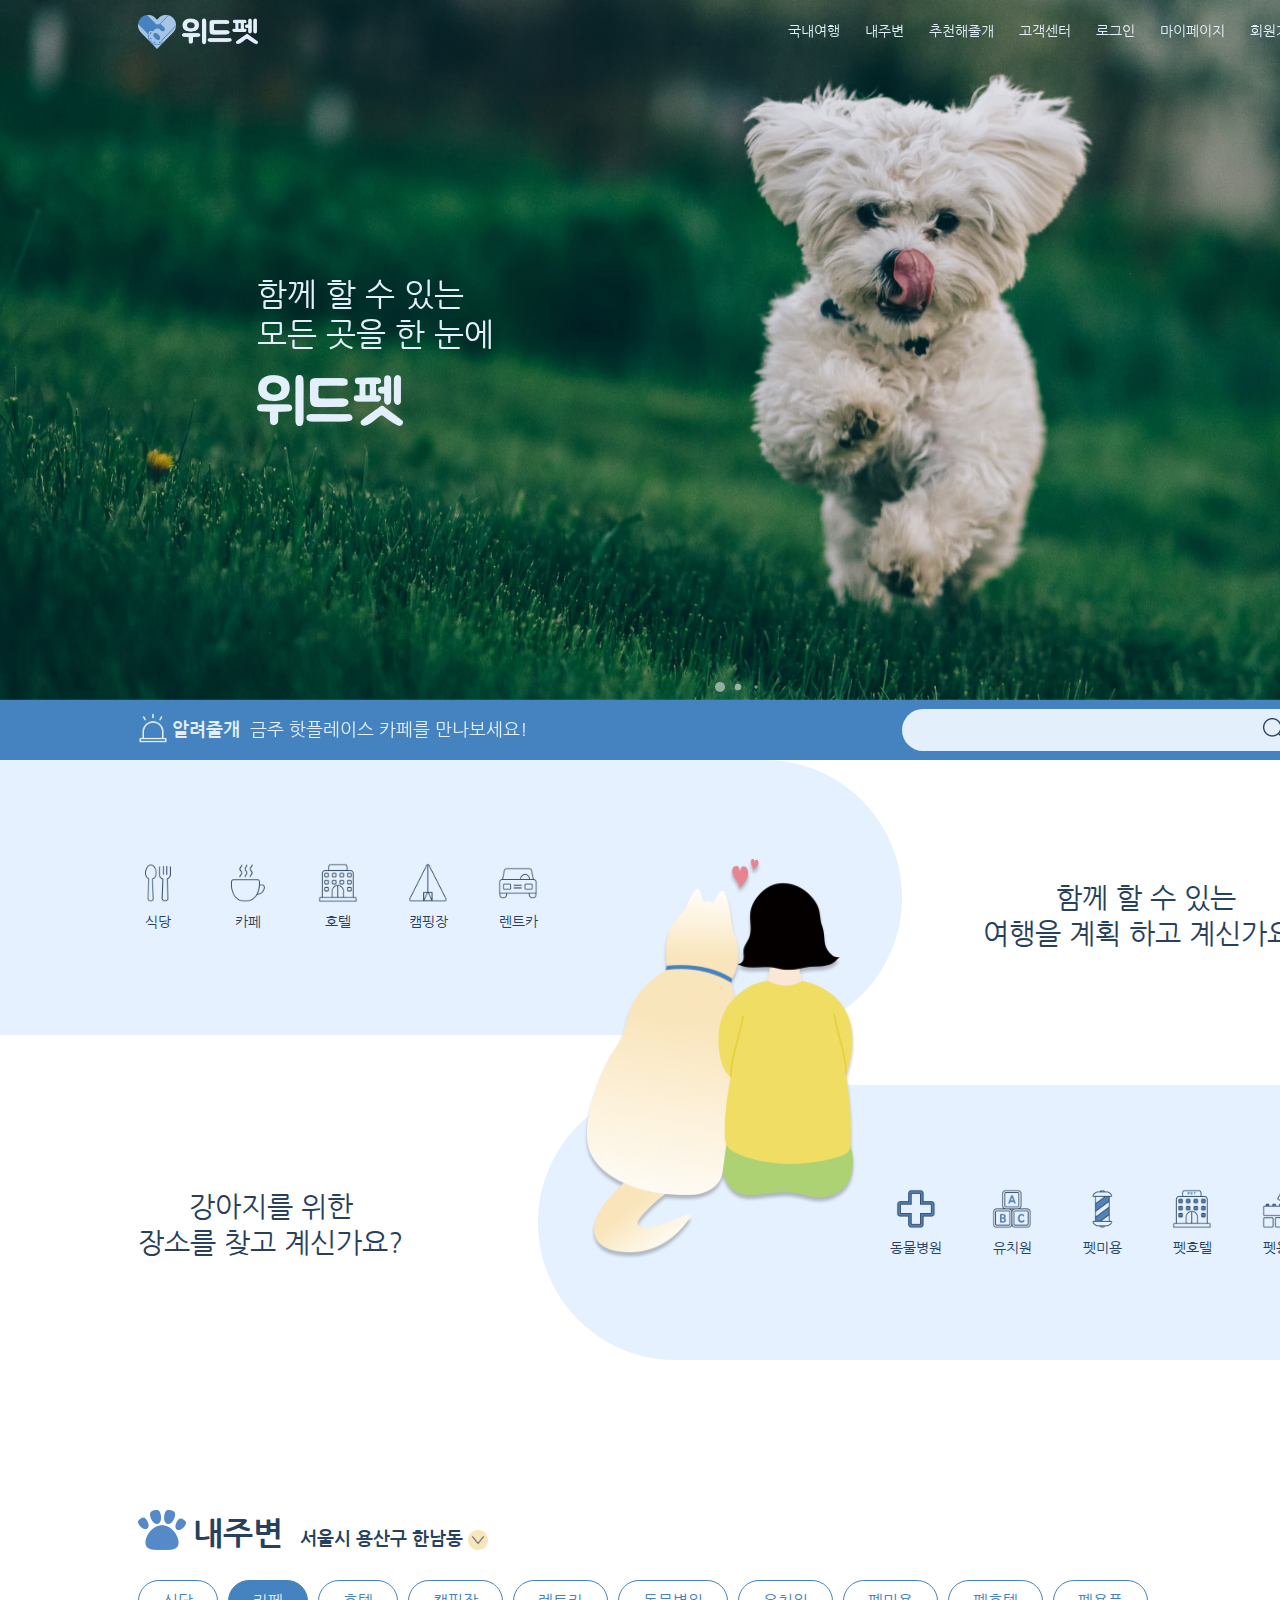
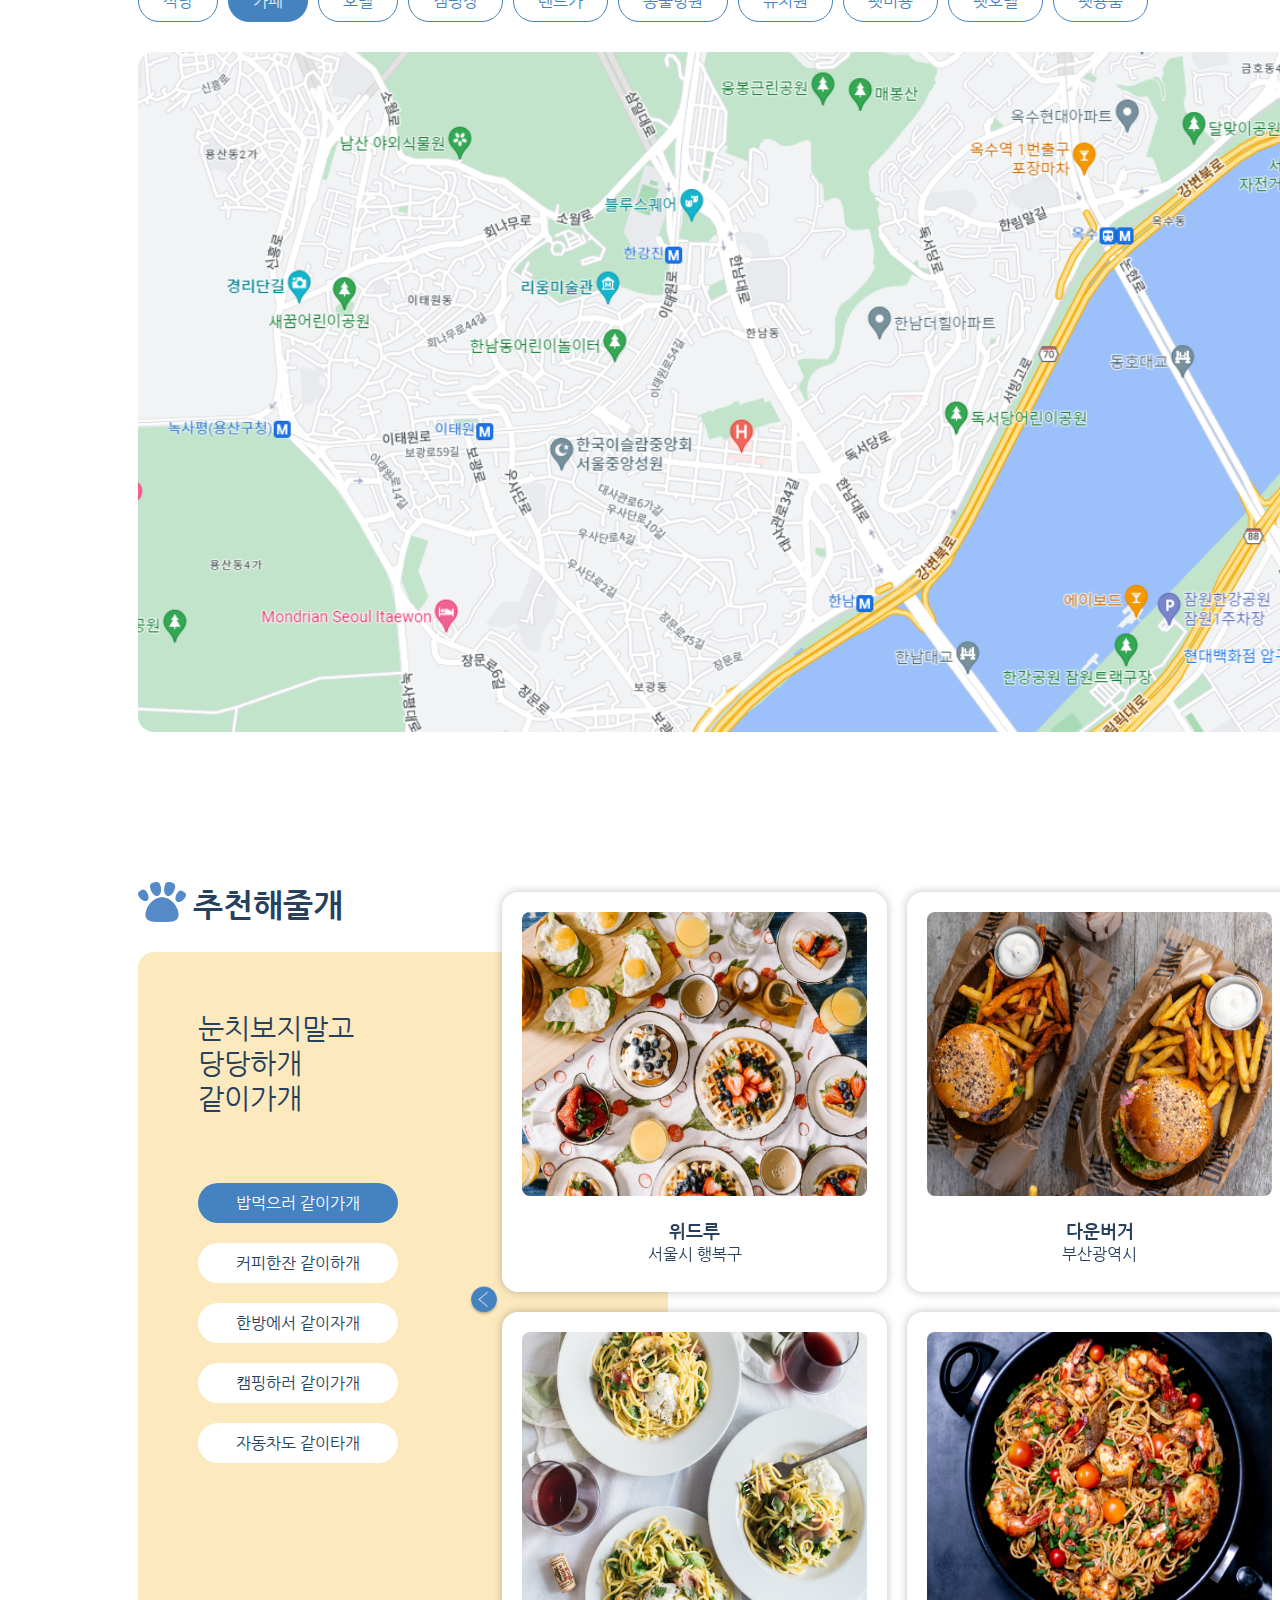
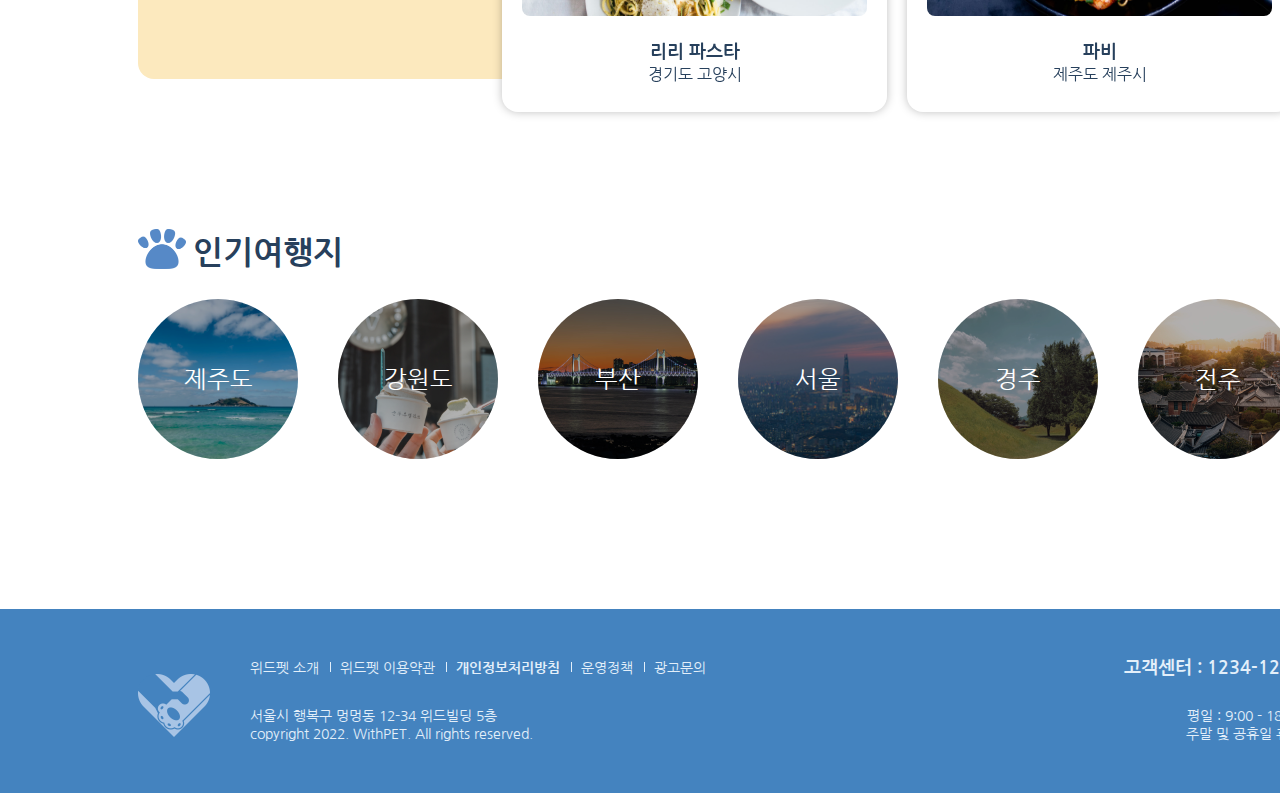
<file: index.html>
<!DOCTYPE html>
<html lang="ko">
<head>
    <meta charset="UTF-8">
    <meta http-equiv="X-UA-Compatible" content="IE=edge">
    <meta name="viewport" content="width=device-width, initial-scale=1.0">
    <title>위드펫-web</title>
    <link rel="stylesheet" href="css/reset.css">
    <link rel="stylesheet" href="https://unpkg.com/swiper/swiper-bundle.min.css"/>
    <link rel="stylesheet" href="css/basic.css">
    <script src="js/prefixfree.dynamic-dom.min.js"></script>
    <script src="https://unpkg.com/swiper/swiper-bundle.min.js"></script>
    <script src="js/jquery-3.6.0.min.js"></script>
    <script>
        var UserAgent = navigator.userAgent; 
            if (UserAgent.match(/iPhone|ipad|Android|Windows CE|BlackBerry|Symbian|Windows Phone|webOS|Opera Mini|Opera Mobi|POLARIS|IEMobile|lgtelecom|nokia|SonyEricsson/i) != null || UserAgent.match(/LG|SAMSUNG|Samsung/) != null)
            {
            location.href = "https://gaaiiinnnn.github.io/withpet_mobile/";    /* 모바일 홈페이지 경로 */
            }
    </script>
    <script defer src="js/main.js"></script>
</head>
<body>
    <header>
        <div class="header_wrap center">
            <h1>위드펫</h1>
            <ul>
                <li>
                    <a href="#">국내여행</a>
                </li>
                <li>
                    <a href="#">내주변</a>
                </li>
                <li>
                    <a href="#">추천해줄개</a>
                </li>
                <li>
                    <a href="#">고객센터</a>
                </li>
                <li class="login">
                    <a href="#">로그인</a>
                </li>
                <li>
                    <a href="#">마이페이지</a>
                </li>
                <li>
                    <a href="#">회원가입</a>
                </li>
            </ul>
        </div>
    </header>


    <div class="swiper main_slider">
        <div class="txt">
            <p>함께 할 수 있는<br>
            모든 곳을 한 눈에</p>
            <h3>위드펫</h3>
        </div>
        <div class="swiper-wrapper">
            <div class="swiper-slide">
                <img src="img/slide.jpg" alt="메인이미지1">
            </div>
            <div class="swiper-slide">
                <img src="img/slide2.jpg" alt="메인이미지2">
            </div>
            <div class="swiper-slide">
                <img src="img/slide3.jpg" alt="메인이미지3">
            </div>
            <div class="swiper-slide">
                <img src="img/slide4.jpg" alt="메인이미지4">
            </div>
            <div class="swiper-slide">
                <img src="img/slide5.jpg" alt="메인이미지5">
            </div>
            <div class="swiper-slide">
                <img src="img/slide6.jpg" alt="메인이미지6">
            </div>
        </div>
        <div class="swiper-pagination"></div>
    </div>
    

    
    <div class="menu_bottom">
        <div class="menu center">
            <div class="notice">
                <a href="#">
                    <img src="img/notice_w_b.png" alt="알립니다">
                    <span>알려줄개</span>
                </a>
            </div>
            <div class="swiper notice_slide">
                <div class="swiper-wrapper">
                    <div class="swiper-slide">
                        <p>국내 인기 여행지 우리집 댕댕이와 함께하세요</p>
                    </div>
                    <div class="swiper-slide">
                        <p>금주 핫플레이스 카페를 만나보세요!</p>
                    </div>
                    <div class="swiper-slide">
                        <p>우리집 댕댕이 자랑하고 숙박권 받아가세요</p>
                    </div>
                </div>
            </div>
            <div class="search">
                <input type="text">
                <img src="img/search.png" alt="검색">
            </div>
        </div>
    </div>

    <section>
        <article class="article1">
            <div class="together"></div>
            <div class="withpet">
                <ul>
                    <li>
                        <a href="#">
                            <img src="img/restaurant.png" alt="식당">
                            <span>식당</span>
                        </a>
                    </li>
                    <li>
                        <a href="#">
                            <img src="img/cafe.png" alt="카페">
                            <span>카페</span>
                        </a>
                    </li>
                    <li>
                        <a href="#">
                            <img src="img/hotel.png" alt="호텔">
                            <span>호텔</span>
                        </a>
                    </li>
                    <li>
                        <a href="#">
                            <img src="img/camping.png" alt="캠핑장">
                            <span>캠핑장</span>
                        </a>
                    </li>
                    <li>
                        <a href="#">
                            <img src="img/car.png" alt="렌트카">
                            <span>렌트카</span>
                        </a>
                    </li>
                </ul>
                <p>함께 할 수 있는<br>여행을 계획 하고 계신가요?</p>
            </div>
            <div class="onlypet">
                <ul>
                    <li>
                        <a href="#">
                            <img src="img/hospital_pet.png" alt="동물병원">
                            <span>동물병원</span>
                        </a>
                    </li>
                    <li>
                        <a href="#">
                            <img src="img/kindergarten_pet.png" alt="유치원">
                            <span>유치원</span>
                        </a>
                    </li>
                    <li>
                        <a href="#">
                            <img src="img/beauty_pet.png" alt="펫미용">
                            <span>펫미용</span>
                        </a>
                    </li>
                    <li>
                        <a href="#">
                            <img src="img/hotel_pet.png" alt="펫호텔">
                            <span>펫호텔</span>
                        </a>
                    </li>
                    <li>
                        <a href="#">
                            <img src="img/toy_pet.png" alt="펫용품">
                            <span>펫용품</span>
                        </a>
                    </li>
                </ul>
                <p>강아지를 위한<br>장소를 찾고 계신가요?</p>
            </div>
        </article>

        <article class="article2 center">
            <div class="around">
                <div class="title">
                    <h2>
                        <img src="img/point.png" alt="">
                        <span>내주변</span>
                        <a href="#">서울시 용산구 한남동</a>
                    </h2>
                </div>
                <ul>
                    <li>
                        <a href="#">식당</a>
                    </li>
                    <li class="active">
                        <a href="#">카페</a>
                    </li>
                    <li>
                        <a href="#">호텔</a>
                    </li>
                    <li>
                        <a href="#">캠핑장</a>
                    </li>
                    <li>
                        <a href="#">렌트카</a>
                    </li>
                    <li>
                        <a href="#">동물병원</a>
                    </li>
                    <li>
                        <a href="#">유치원</a>
                    </li>
                    <li>
                        <a href="#">펫미용</a>
                    </li>
                    <li>
                        <a href="#">펫호텔</a>
                    </li>
                    <li>
                        <a href="#">펫용품</a>
                    </li>
                </ul>
            </div>
            <div class="map"></div>
        </article>

        <article class="article3 center">
            <div class="recommend">
                <div class="title">
                    <h2>
                        <img src="img/point.png" alt="">
                        <span>추천해줄개</span>
                    </h2>
                </div>
                <div class="left">
                    <div class="left_txt">
                        <p>눈치보지말고<br>당당하개<br>같이가개</p>
                    </div>
                    <ul class="tabs_menu">
                        <li class="active">
                            <a href="#">밥먹으러 같이가개</a>
                        </li>
                        <li>
                            <a href="#">커피한잔 같이하개</a>
                        </li>
                        <li>
                            <a href="#">한방에서 같이자개</a>
                        </li>
                        <li>
                            <a href="#">캠핑하러 같이가개</a>
                        </li>
                        <li>
                            <a href="#">자동차도 같이타개</a>
                        </li>
                    </ul>
                </div>
            <div class="tabs_body">
                <div class="swiper right food">
                    <div class="swiper-wrapper">
                        <div class="swiper-slide">
                            <ul>
                                <li class="hotel1">
                                    <a href="#">
                                        <img src="img/food1.jpg" alt="위드호텔">
                                        <span class="name">위드루</span>
                                        <span class="place">서울시 행복구</span>
                                    </a>
                                </li>
                                <li class="hotel3">
                                    <a href="#">
                                        <img src="img/food2.jpg" alt="천동펜션">
                                        <span class="name">리리 파스타</span>
                                        <span class="place">경기도 고양시</span>
                                    </a>
                                </li>
                            </ul>
                        </div>
                        <div class="swiper-slide">
                            <ul>
                                <li class="hotel2"> 
                                    <a href="#">
                                        <img src="img/food3.jpg" alt="더룸">
                                        <span class="name">다운버거</span>
                                        <span class="place">부산광역시</span>
                                    </a>
                                </li>
                                <li class="hotel4">
                                    <a href="#">
                                        <img src="img/food4.jpg" alt="우프리조트">
                                        <span class="name">파비</span>
                                        <span class="place">제주도 제주시</span>
                                    </a>
                                </li>
                            </ul>
                        </div>
                        <div class="swiper-slide">
                            <ul>
                                <li class="hotel1">
                                    <a href="#">
                                        <img src="img/food5.jpg" alt="사니 독채펜션">
                                        <span class="name">꼬치도둑</span>
                                        <span class="place">경상남도 남해군</span>
                                    </a>
                                </li>
                                <li class="hotel3">
                                    <a href="#">
                                        <img src="img/food6.jpg" alt="한리조트">
                                        <span class="name">한아치킨</span>
                                        <span class="place">서울시 용산구</span>
                                    </a>
                                </li>
                            </ul>
                        </div>
                        <div class="swiper-slide">
                            <ul>
                                <li class="hotel2"> 
                                    <a href="#">
                                        <img src="img/food7.jpg" alt="더룸">
                                        <span class="name">이니분식</span>
                                        <span class="place">서울시 성북구</span>
                                    </a>
                                </li>
                                <li class="hotel4">
                                    <a href="#">
                                        <img src="img/food8.jpg" alt="우프리조트">
                                        <span class="name">숙성중</span>
                                        <span class="place">제주도 서귀포시</span>
                                    </a>
                                </li>
                            </ul>
                        </div>
                    </div>
                </div>
                <div class="swiper right">
                    <div class="swiper-wrapper">
                        <div class="swiper-slide">
                            <ul>
                                <li class="list1">
                                    <a href="#">
                                        <img src="img/cafe1.jpg" alt="위드호텔">
                                        <span class="name">로드 커피</span>
                                        <span class="place">서울시 행복구</span>
                                    </a>
                                </li>
                                <li class="list3">
                                    <a href="#">
                                        <img src="img/cafe2.jpg" alt="천동펜션">
                                        <span class="name">카페 천동</span>
                                        <span class="place">강원도 인제군</span>
                                    </a>
                                </li>
                            </ul>
                        </div>
                        <div class="swiper-slide">
                            <ul>
                                <li class="list2"> 
                                    <a href="#">
                                        <img src="img/cafe3.jpg" alt="더룸">
                                        <span class="name">더카페</span>
                                        <span class="place">제주도 서귀포시</span>
                                    </a>
                                </li>
                                <li class="list4">
                                    <a href="#">
                                        <img src="img/cafe4.jpg" alt="우프리조트">
                                        <span class="name">좋은날</span>
                                        <span class="place">제주도 제주시</span>
                                    </a>
                                </li>
                            </ul>
                        </div>
                        <div class="swiper-slide">
                            <ul>
                                <li class="list1">
                                    <a href="#">
                                        <img src="img/cafe5.jpg" alt="사니 독채펜션">
                                        <span class="name">함께 카페</span>
                                        <span class="place">충청남도 홍성군</span>
                                    </a>
                                </li>
                                <li class="list3">
                                    <a href="#">
                                        <img src="img/cafe6.jpg" alt="한리조트">
                                        <span class="name">릭스 커피</span>
                                        <span class="place">강원도 강릉시</span>
                                    </a>
                                </li>
                            </ul>
                        </div>
                        <div class="swiper-slide">
                            <ul>
                                <li class="list2"> 
                                    <a href="#">
                                        <img src="img/cafe7.jpg" alt="더룸">
                                        <span class="name">루니 카페</span>
                                        <span class="place">서울시 성동구</span>
                                    </a>
                                </li>
                                <li class="list4">
                                    <a href="#">
                                        <img src="img/cafe8.jpg" alt="우프리조트">
                                        <span class="name">카페 아늑</span>
                                        <span class="place">서울시 관악구</span>
                                    </a>
                                </li>
                            </ul>
                        </div>
                    </div>
                </div>
                <div class="swiper right">
                    <div class="swiper-wrapper">
                        <div class="swiper-slide">
                            <ul>
                                <li class="list1">
                                    <a href="#">
                                        <img src="img/hotel1.jpg" alt="위드호텔">
                                        <span class="name">위드 호텔</span>
                                        <span class="place">서울시 행복구</span>
                                    </a>
                                </li>
                                <li class="list3">
                                    <a href="#">
                                        <img src="img/hotel3.jpg" alt="천동펜션">
                                        <span class="name">천동 펜션</span>
                                        <span class="place">강원도 인제군</span>
                                    </a>
                                </li>
                            </ul>
                        </div>
                        <div class="swiper-slide">
                            <ul>
                                <li class="list2"> 
                                    <a href="#">
                                        <img src="img/hotel4.jpg" alt="더룸">
                                        <span class="name">더룸</span>
                                        <span class="place">제주도 서귀포시</span>
                                    </a>
                                </li>
                                <li class="list4">
                                    <a href="#">
                                        <img src="img/hotel2.jpg" alt="우프리조트">
                                        <span class="name">우프 리조트</span>
                                        <span class="place">제주도 제주시</span>
                                    </a>
                                </li>
                            </ul>
                        </div>
                        <div class="swiper-slide">
                            <ul>
                                <li class="list1">
                                    <a href="#">
                                        <img src="img/hotel5.jpg" alt="사니 독채펜션">
                                        <span class="name">사니 독채펜션</span>
                                        <span class="place">경상남도 남해군</span>
                                    </a>
                                </li>
                                <li class="list3">
                                    <a href="#">
                                        <img src="img/hotel6.jpg" alt="한리조트">
                                        <span class="name">한리조트</span>
                                        <span class="place">경상남도 통영시</span>
                                    </a>
                                </li>
                            </ul>
                        </div>
                        <div class="swiper-slide">
                            <ul>
                                <li class="list2"> 
                                    <a href="#">
                                        <img src="img/hotel7.jpg" alt="더룸">
                                        <span class="name">비니하우스</span>
                                        <span class="place">서울시 성북구</span>
                                    </a>
                                </li>
                                <li class="list4">
                                    <a href="#">
                                        <img src="img/hotel8.jpg" alt="우프리조트">
                                        <span class="name">안나 호텔</span>
                                        <span class="place">제주도 서귀포시</span>
                                    </a>
                                </li>
                            </ul>
                        </div>
                    </div>
                </div>
                <div class="swiper right">
                    <div class="swiper-wrapper">
                        <div class="swiper-slide">
                            <ul>
                                <li class="list1">
                                    <a href="#">
                                        <img src="img/camping1.jpg" alt="위드호텔">
                                        <span class="name">위위드 캠핑</span>
                                        <span class="place">경기도 양평군</span>
                                    </a>
                                </li>
                                <li class="list3">
                                    <a href="#">
                                        <img src="img/camping2.jpg" alt="천동펜션">
                                        <span class="name">리리 카라반</span>
                                        <span class="place">강원도 인제군</span>
                                    </a>
                                </li>
                            </ul>
                        </div>
                        <div class="swiper-slide">
                            <ul>
                                <li class="list2"> 
                                    <a href="#">
                                        <img src="img/camping3.jpg" alt="더룸">
                                        <span class="name">더 카라반</span>
                                        <span class="place">제주도 서귀포시</span>
                                    </a>
                                </li>
                                <li class="list4">
                                    <a href="#">
                                        <img src="img/camping4.jpg" alt="우프리조트">
                                        <span class="name">숲 캠핑장</span>
                                        <span class="place">제주도 제주시</span>
                                    </a>
                                </li>
                            </ul>
                        </div>
                        <div class="swiper-slide">
                            <ul>
                                <li class="list1">
                                    <a href="#">
                                        <img src="img/camping5.jpg" alt="사니 독채펜션">
                                        <span class="name">멍멍 글램핑</span>
                                        <span class="place">충청남도 태안군</span>
                                    </a>
                                </li>
                                <li class="list3">
                                    <a href="#">
                                        <img src="img/camping6.jpg" alt="한리조트">
                                        <span class="name">하나 글램핑</span>
                                        <span class="place">경상남도 통영시</span>
                                    </a>
                                </li>
                            </ul>
                        </div>
                        <div class="swiper-slide">
                            <ul>
                                <li class="list2"> 
                                    <a href="#">
                                        <img src="img/camping7.jpg" alt="더룸">
                                        <span class="name">비비 글램핑</span>
                                        <span class="place">경기도 가평군</span>
                                    </a>
                                </li>
                                <li class="list4">
                                    <a href="#">
                                        <img src="img/camping8.jpg" alt="우프리조트">
                                        <span class="name">같이 캠핑</span>
                                        <span class="place">충청남도 태안군</span>
                                    </a>
                                </li>
                            </ul>
                        </div>
                    </div>
                </div>
                <div class="swiper right">
                    <div class="swiper-wrapper">
                        <div class="swiper-slide">
                            <ul>
                                <li class="list1">
                                    <a href="#">
                                        <img src="img/car1.jpg" alt="위드호텔">
                                        <span class="name">라온카</span>
                                        <span class="place">서울시 강서구점</span>
                                    </a>
                                </li>
                                <li class="list3">
                                    <a href="#">
                                        <img src="img/car2.jpg" alt="천동펜션">
                                        <span class="name">사이 렌터카</span>
                                        <span class="place">광주점</span>
                                    </a>
                                </li>
                            </ul>
                        </div>
                        <div class="swiper-slide">
                            <ul>
                                <li class="list2"> 
                                    <a href="#">
                                        <img src="img/car3.jpg" alt="더룸">
                                        <span class="name">더카</span>
                                        <span class="place">강원도 강릉점</span>
                                    </a>
                                </li>
                                <li class="list4">
                                    <a href="#">
                                        <img src="img/car4.jpg" alt="우프리조트">
                                        <span class="name">우프 렌터카</span>
                                        <span class="place">제주도 제주시점</span>
                                    </a>
                                </li>
                            </ul>
                        </div>
                        <div class="swiper-slide">
                            <ul>
                                <li class="list1">
                                    <a href="#">
                                        <img src="img/car5.jpg" alt="사니 독채펜션">
                                        <span class="name">영카</span>
                                        <span class="place">경상남도 남해점</span>
                                    </a>
                                </li>
                                <li class="list3">
                                    <a href="#">
                                        <img src="img/car6.jpg" alt="한리조트">
                                        <span class="name">리아 렌터카</span>
                                        <span class="place">부산 해운대점</span>
                                    </a>
                                </li>
                            </ul>
                        </div>
                        <div class="swiper-slide">
                            <ul>
                                <li class="list2"> 
                                    <a href="#">
                                        <img src="img/car7.jpg" alt="더룸">
                                        <span class="name">한아 렌터카</span>
                                        <span class="place">서울시 성북구점</span>
                                    </a>
                                </li>
                                <li class="list4">
                                    <a href="#">
                                        <img src="img/car8.jpg" alt="우프리조트">
                                        <span class="name">나나 렌터카</span>
                                        <span class="place">제주도 서귀포점</span>
                                    </a>
                                </li>
                            </ul>
                        </div>
                    </div>
                </div>
            </div>
                <div class="swiper-button-next"></div>
                <div class="swiper-button-prev"></div>
            </div>
        </article>

        <article class="article4 center">
            <div class="title">
                <h2>
                    <img src="img/point.png" alt="">
                    <span>인기여행지</span>
                </h2>
            </div>
            <div class="tourist">
                <ul>
                    <li>
                        <a href="#">
                            <img src="img/jeju.jpg" alt="제주도">
                            <span class="bg"></span>
                            <span class="tourist_title">제주도</span>
                        </a>
                    </li>
                    <li>
                        <a href="#">
                            <img src="img/gangwon-do.jpg" alt="강원도">
                            <span class="bg"></span>
                            <span class="tourist_title">강원도</span>
                        </a>
                    </li>
                    <li>
                        <a href="#">
                            <img src="img/busan.jpg" alt="부산">
                            <span class="bg"></span>
                            <span class="tourist_title">부산</span>
                        </a>
                    </li>
                    <li>
                        <a href="#">
                            <img src="img/seoul.jpg" alt="서울">
                            <span class="bg"></span>
                            <span class="tourist_title">서울</span>
                        </a>
                    </li>
                    <li>
                        <a href="#">
                            <img src="img/gyeongju.jpg" alt="경주">
                            <span class="bg"></span>
                            <span class="tourist_title">경주</span>
                        </a>
                    </li>
                    <li>
                        <a href="#">
                            <img src="img/jeonju.jpg" alt="전주">
                            <span class="bg"></span>
                            <span class="tourist_title">전주</span>
                        </a>
                    </li>
                </ul>
            </div>
        </article>
    </section>

    <footer>
        <div class="footer_wrap center">
            <h1>
                <a href="">위드펫</a>
            </h1>
            <div class="footer_left">
                <ul class="left_top">
                    <li>
                        <a href="">위드펫 소개</a>
                    </li>
                    <li>
                        <a href="">위드펫 이용약관</a>
                    </li>
                    <li>
                        <a href=""><strong>개인정보처리방침</strong></a>
                    </li>
                    <li>
                        <a href="">운영정책</a>
                    </li>
                    <li>
                        <a href="">광고문의</a>
                    </li>
                </ul>
                <div class="left_bottom">
                    <p>서울시 행복구 멍멍동 12-34 위드빌딩 5층</p>
                    <p>copyright 2022. WithPET. All rights reserved.</p>
                </div>
            </div>
            <div class="footer_right">
                <p>
                    <span>고객센터 : 1234-1234</span>
                    <span>평일 : 9:00 - 18:00<br>주말 및 공휴일 휴무</span>
                </p>
            </div>
        </div>
    </footer>


</body>
</html>
</file>
<file: css/basic.css>
@charset "UTF-8";
@import url('https://fonts.googleapis.com/css2?family=Nanum+Gothic:wght@400;700;800&display=swap');

body {
    font-family: 'Nanum Gothic', sans-serif;
    color:#27405C;
    width:1440px;
    margin:auto;
}
.center {
    width:1164px;
    margin:auto;
}
ul::after, .article1::after,  .article2::after, .article3::after, .footer_wrap:after {
    display:block;
    content:"";
    clear:both;
}

/* header */
header {
    position:relative;
}
.header_wrap {
    position:absolute;
    top:0px;
    left:138px;
    z-index:10;
    padding-top:15px;
}
.header_wrap::after {
    display:block;
    content:"";
    clear:both;
}
.header_wrap h1 {
    float:left;
    width:120px;
    height:34px;
    background:url('../img/header_logo_2.png') no-repeat 0 0 / 120px 34px;
    text-indent:-9999px;
}
.header_wrap ul {
    float:right;
    padding-top:5px;
}
.header_wrap li {
    float:left;
}
.header_wrap a {
    margin-left:25px;
    color:#E3EFFA;
    font-size:14px;
}

.main_slider {
    position:relative;
    width:1440px;
    height:700px;
}
.main_slider .txt {
    position:absolute;
    top:275px;
    left:257px;
    z-index:10;
}
.main_slider .txt p {
    color:#E3EFFA;
    font-size:32px;
    margin-bottom:20px;
}
.main_slider .txt h3 {
    width:146px;
    height:51px;
    background:url('../img/withpet.png') no-repeat center / 100%;
    text-indent:-9999px;
}
.main_slider .swiper-wrapper {}
.main_slider .swiper-slide {}
.main_slider .swiper-slide img {
    width:100%;
    height:100%;
}
.main_slider .swiper-pagination-bullet {
    background:#fff;
    width:10px;
    height:10px;
    opacity:.5;
}



.menu_bottom {
    width:1440px;
    height:60px;
    background:#4483BF;
}
.menu{}
.menu .notice {
    display:inline-block;
    float:left;
}
.menu .notice a {
    color:#E3EFFA;
    line-height:60px;
}
.menu .notice a img {
    width:30px;
    height:30px;
    margin:0 0 8px 0;
    vertical-align:middle;
}
.menu .notice a span {}
.menu .notice a span {
    font-size:18px;
    font-weight:700;
    margin-right:10px;
}
.notice_slide {
    display:inline-block;
    height:60px;
}
.notice_slide .swiper-wrapper {
    line-height:60px;
    color:#E3EFFA;
}
.notice_slide .swiper-slide p {
    width:100%;
    height:100%;
    font-size:18px;
}

.menu .search {
    position:relative;
    float:right;
    top:9px;
}
.menu .search img {
    position:absolute;
    top:9px;
    right:15px;
    width:24px;
    height:24px;
}
.menu .search input {
    width:400px;
    height:42px;
    border-radius:21px;
    background:#E3EFFA;
    border:0;
    padding:15px;
}
.menu .search input:focus {
    outline:none;
}

section {}

.article1 {
    position:relative;
}
.article1 .together {
    position:absolute;
    top:97px;
    left:50%;
    transform:translateX(-50%);
    width:274px;
    height:405px;
    background:url('../img/together_s.png') center / 100% no-repeat;
}

.article1 ul {}
.article1 li {
    float:left;
    text-align:center;
}
.article1 a {}
.article1 img {
    width:40px;
    height:40px;
}
.article1 span {
    display:block;
    font-size:14px;
    color:#27405C;
    margin-top:10px;
}
.article1 p {
    display:block;
    font-size:28px;
    text-align:center;
    padding-bottom:100px;
    line-height:1.3em;
}

.article1 .withpet {
    width:902px;
    height:275px;
    background:url('../img/Rectangle\ 66.png') 0 0 / 902px 275px;
    padding:103px 0;
}
.withpet ul {
    margin-left:138px;
}
.withpet li {
    margin-right:50px;
}
.withpet a {}
.withpet img {}
.withpet span {}
.withpet p {
    position:absolute;
    top:120px;
    right:132px;
}

.onlypet {
    float:right;
    width:902px;
    height:275px;
    background:url('../img/Rectangle\ 68.png') 0 0 / 902px 275px;
    padding:104px 0;
    margin-top:50px;
}
.onlypet ul {
    position:absolute;
    right:138px;
}
.onlypet li {
    margin-left:50px;
}
.onlypet a {}
.onlypet img {}
.onlypet span {}
.onlypet p {
    position:absolute;
    left:138px;
}


.article2 {
    margin-top:150px;
}
.article2 .around {}
.title {}
.title h2 {}
.title h2 img {
    width:48px;
    height:40px;
    vertical-align:bottom;
}
.title h2 span {
    font-size:32px;
    font-weight:700;
}
.title h2 a {
    font-size:18px;
    margin-left:10px;
    margin-top:2px;
    color:#27405C;
}
.title h2 a::after {
    position:relative;
    top:5px;
    left:5px;
    display:inline-block;
    content:"";
    background:url('../img/arrow_down.png') center center / 100%;
    width:20px;
    height:20px;
}
.around ul {
    margin:30px 0;
}
.around li {
    float:left;
    padding:10px 24px;
    border-radius:100px;
    border:1px solid #4483BF;
    margin-right:10px;
}
.around li.active {
    background:#4483BF;
}
.around li.active a {
    color:#E3EFFA;
}
.around a {
    height:36px;
    color:#4483BF;
}
.around li:hover {
    background:#4483BF;
}
.around li:hover a {
    color:#E3EFFA;
}

.article2 .map {
    width:1164px;
    height:680px;
    border-radius:16px;
    background:url('../img/map.png') no-repeat center / 100%;
}

.article3 {
    position:relative;
    margin-top:150px;
}
.recommend {}
.article3 .left {
    width:530px;
    height:727px;
    background:#FCE9BE;
    border-radius:16px;
    padding:60px;
    margin-top:30px;
}
.left_txt {}
.left_txt p {
    font-size:28px;
}

.left ul {
    margin-top:66px;
}
.left li {
    width:200px;
    height:40px;
    background:#fff;
    border-radius:20px;
    margin-bottom:20px;
    text-align:center;
    z-index:-1;
}
.left li.active {
background:#4483BF;
    color:#fff;
}
.left a {
    line-height:40px;
    color:inherit;
}

.left li:hover {
    background:#4483BF;
}
.left li:hover a {
    color:#fff;
}

.article3 .recommend .tabs_body > div {
    display:none;
}
.article3 .recommend .tabs_body > div.food {
    display:block;
}
.article3 .right {
    position:absolute;
    top:0;
    right:0;
    width:810px;
    height:840px;
    padding:10px;
    text-align:center;
}
.right .swiper-wrapper {}
.right .swiper-slide {}

.right li {
    width:385px;
    height:400px;
    background:#fff;
    border-radius:16px;
    box-shadow:0 0 10px rgba(0,0,0,25%);
    text-align:center;
    padding:20px 0;
    margin-bottom:20px;
}
.right li.list3, .right li.list4 {
    margin-bottom:0;
}
.right a {
    color:inherit;
}
.right a img {
    width:345px;
    height:284px;
    border-radius:8px;
}
.right a span {
    display:block;
}
.right a .name {
    padding:27px 0 3px 0;
    font-size:18px;
    font-weight:700;
}
.right a .place {}
.article3 .swiper-button-prev:after, .article3 .swiper-button-next:after {
    display:none;
}
.article3 .swiper-button-prev, .article3 .swiper-button-next {
    position:absolute;
    top:425px;
    z-index:9999;
}
.article3 .swiper-button-prev {
    width:32px;
    height:32px;
    left:330px;
    background:url('../img/arrow_left_s.png') 0 0 / 100% no-repeat;
}
.article3 .swiper-button-next {
    width:32px;
    height:32px;
    right:-25px;
    background:url('../img/arrow_right_s.png') 0 0 / 100% no-repeat;
}



.article4 {
    margin-top:150px;
}

.article4 .tourist {}
.tourist ul {
    margin-top:30px;
}
.tourist li {
    position:relative;
    float:left;
    width:160px;
    height:160px;
    border-radius:50%;
    margin-right:40px;
    text-align:center;
}
.tourist li:last-child {
    margin-right:0;
}
.tourist a {}
.tourist a img {
    width:100%;
    height:100%;
    border-radius:50%;
}
.tourist .bg {
    position:absolute;
    top:0;
    left:0;
    display:inline-block;
    width:160px;
    height:160px;
    border-radius:50%;
    background:rgba(0,0,0,0.3);
}
.tourist .tourist_title {
    position:absolute;
    top:50%;
    left:50%;
    transform:translate(-50%, -50%);
    font-size:24px;
    color:#fff;
}

footer {
    margin-top:150px;
    padding:50px 0;
    background:#4483BF;
}
.footer_wrap {}
.footer_wrap h1 {
    float:left;
    width:72px;
    height:63px;
    background:url('../img/logo.png') 0 0 / 100%;
    margin:15px 40px 0 0;
}
.footer_wrap h1 a {
    display:inline-block;
    text-indent:-9999px;
}
.footer_left {
    float:left;
}
.left_top {
    margin-bottom:30px;
}
.left_top li {
    position:relative;
    float:left;
    padding-right:21px;
}
.left_top li:after {
    position:absolute;
    top:3px;
    right:9px;
    content:"";
    width:1px;
    height:10px;
    background:#E3EFFA;
}
.left_top li:last-child::after {
    display:none;
}
.left_top a {
    display:block;
    color:#E3EFFA;
    font-size:14px;
}

.left_bottom {
    display:inline-block;
}
.left_bottom p {
    color:#E3EFFA;
    font-size:14px;
}
.left_bottom p:first-child {}
.left_bottom p:last-child {}

.footer_right {
    float:right;
    text-align:right;
}
.footer_right p {
    color:#E3EFFA;
    font-size:14px;
}
.footer_right p span {
    display:block;
}
.footer_right p span:first-child {
    margin-bottom:30px;
    font-size:18px;
    font-weight:700;
}
.footer_right p span:last-child {}
</file>
